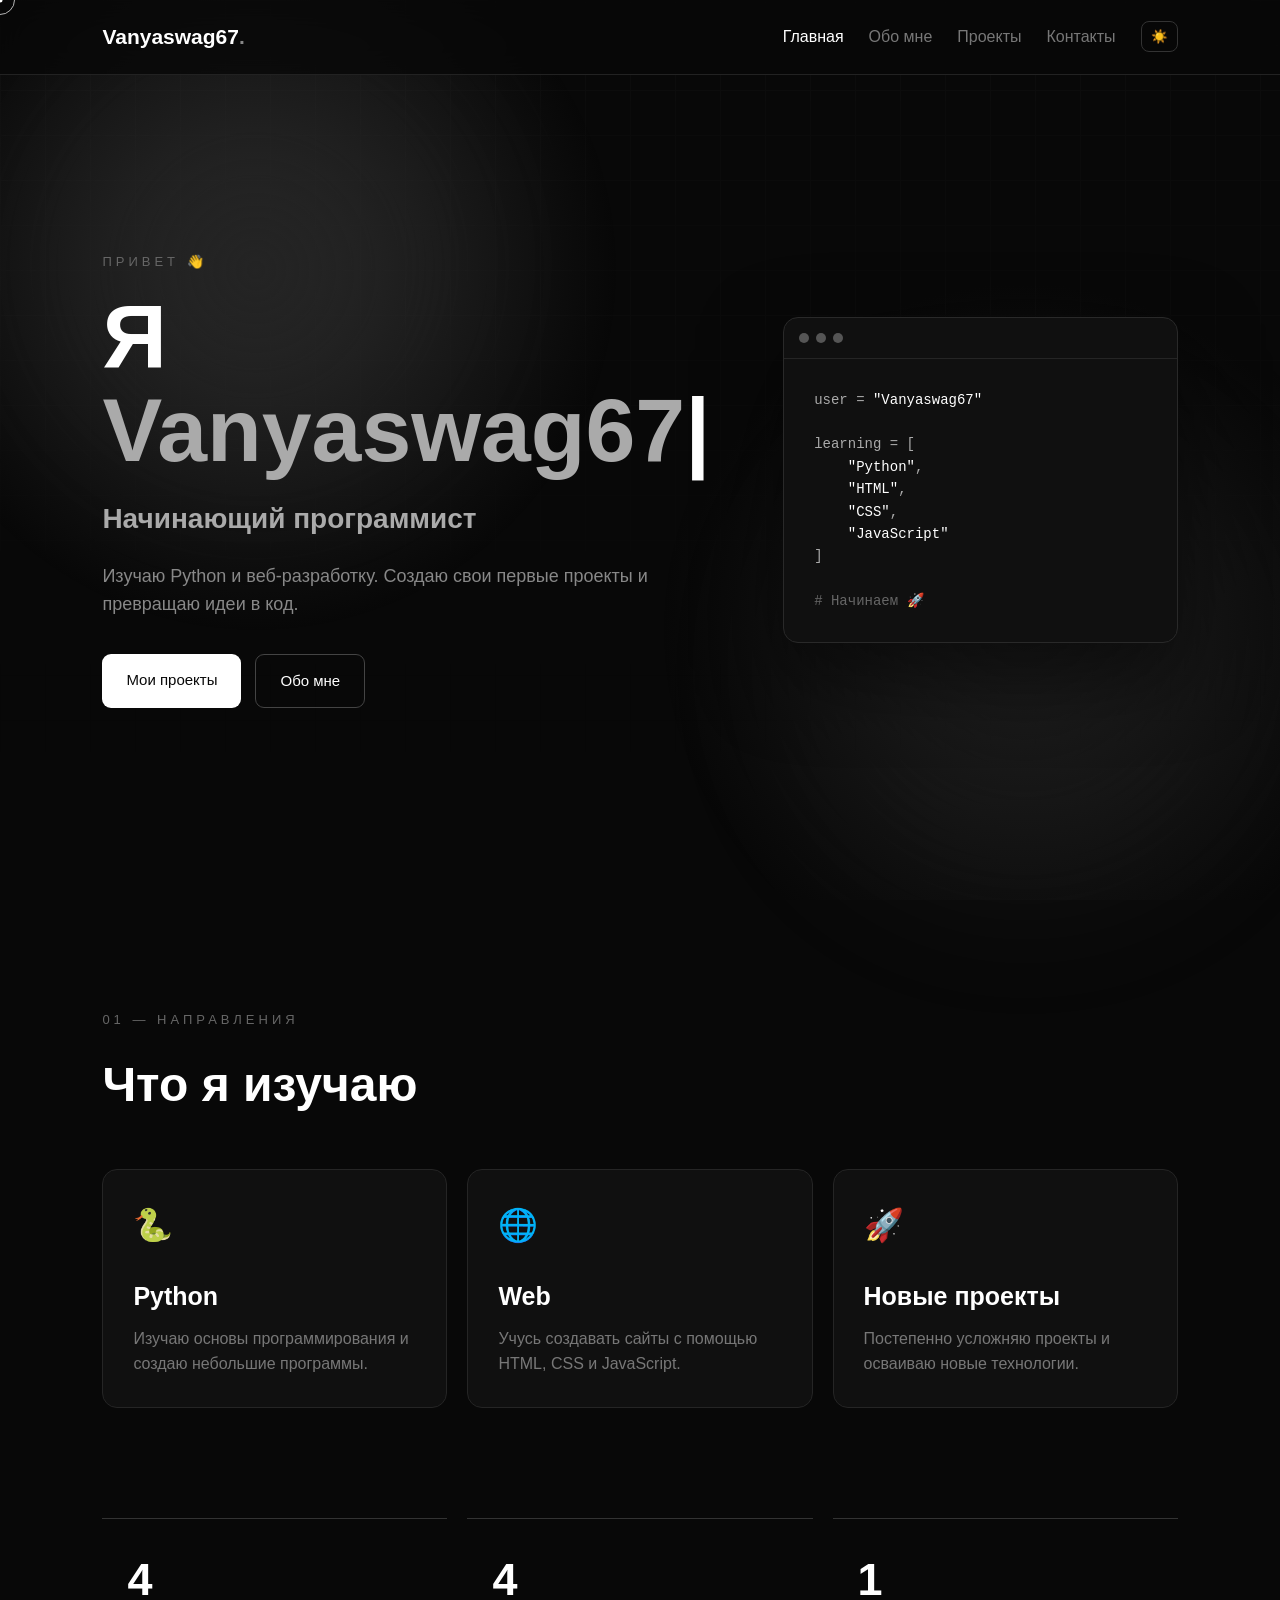
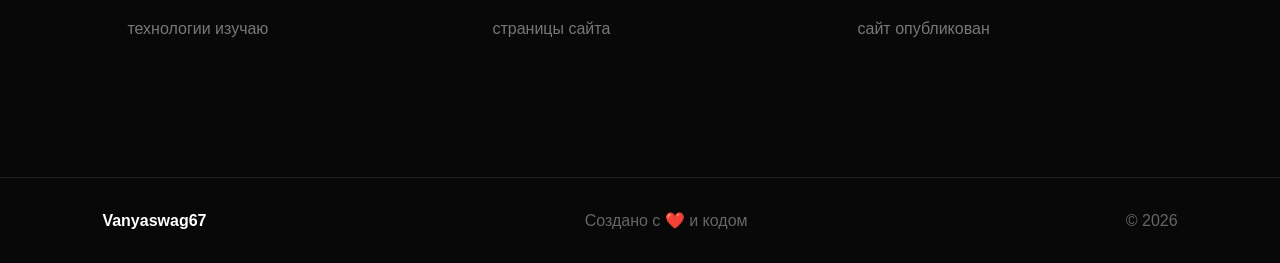
<file: index.html>
<!DOCTYPE html>
<html lang="ru">
<head>
<meta charset="UTF-8"><meta name="viewport" content="width=device-width, initial-scale=1.0">
<meta name="description" content="Личный сайт Vanyaswag67 — начинающего программиста.">
<title>Vanyaswag67 | Главная</title><link rel="stylesheet" href="style.css">
</head>
<body>
<div id="loader"><div class="loader-logo">Vanyaswag67</div><div class="loader-bar"><span></span></div></div>
<div class="cursor"></div><div class="cursor-dot"></div><div class="bg-grid"></div><div class="glow glow-one"></div><div class="glow glow-two"></div>

<nav>
<a class="logo" href="index.html">Vanyaswag67<span>.</span></a>
<button class="menu-toggle" aria-label="Открыть меню"><span></span><span></span><span></span></button>
<div class="nav-links">
<a class="active" href="index.html">Главная</a><a href="about.html">Обо мне</a><a href="projects.html">Проекты</a><a href="contacts.html">Контакты</a>
<button id="theme-toggle" aria-label="Переключить тему">☀️</button>
</div></nav>

<main>
<section class="hero">
<div class="hero-content reveal"><p class="eyebrow">ПРИВЕТ 👋</p>
<h1>Я <span class="typing" data-text="Vanyaswag67">Vanyaswag67</span><span class="caret">|</span></h1>
<h2>Начинающий программист</h2>
<p class="description">Изучаю Python и веб-разработку. Создаю свои первые проекты и превращаю идеи в код.</p>
<div class="buttons"><a href="projects.html" class="button primary">Мои проекты</a><a href="about.html" class="button secondary">Обо мне</a></div>
</div>
<div class="code-window reveal"><div class="window-top"><i></i><i></i><i></i></div>
<pre><code><span class="muted">user</span> = <span class="string">"Vanyaswag67"</span>

<span class="muted">learning</span> = [
    <span class="string">"Python"</span>,
    <span class="string">"HTML"</span>,
    <span class="string">"CSS"</span>,
    <span class="string">"JavaScript"</span>
]

<span class="comment"># Начинаем 🚀</span></code></pre></div>
</section>

<section class="section"><p class="eyebrow">01 — НАПРАВЛЕНИЯ</p><h2>Что я изучаю</h2>
<div class="grid three"><article class="card reveal"><span class="card-icon">🐍</span><h3>Python</h3><p>Изучаю основы программирования и создаю небольшие программы.</p></article>
<article class="card reveal"><span class="card-icon">🌐</span><h3>Web</h3><p>Учусь создавать сайты с помощью HTML, CSS и JavaScript.</p></article>
<article class="card reveal"><span class="card-icon">🚀</span><h3>Новые проекты</h3><p>Постепенно усложняю проекты и осваиваю новые технологии.</p></article></div>
</section>

<section class="stats section">
<div class="stat reveal"><strong data-count="4">0</strong><span>технологии изучаю</span></div>
<div class="stat reveal"><strong data-count="4">0</strong><span>страницы сайта</span></div>
<div class="stat reveal"><strong data-count="1">0</strong><span>сайт опубликован</span></div>
</section>
</main>
<footer><strong>Vanyaswag67</strong><span>Создано с ❤️ и кодом</span><span>© 2026</span></footer>
<script src="script.js"></script></body></html>
</file>
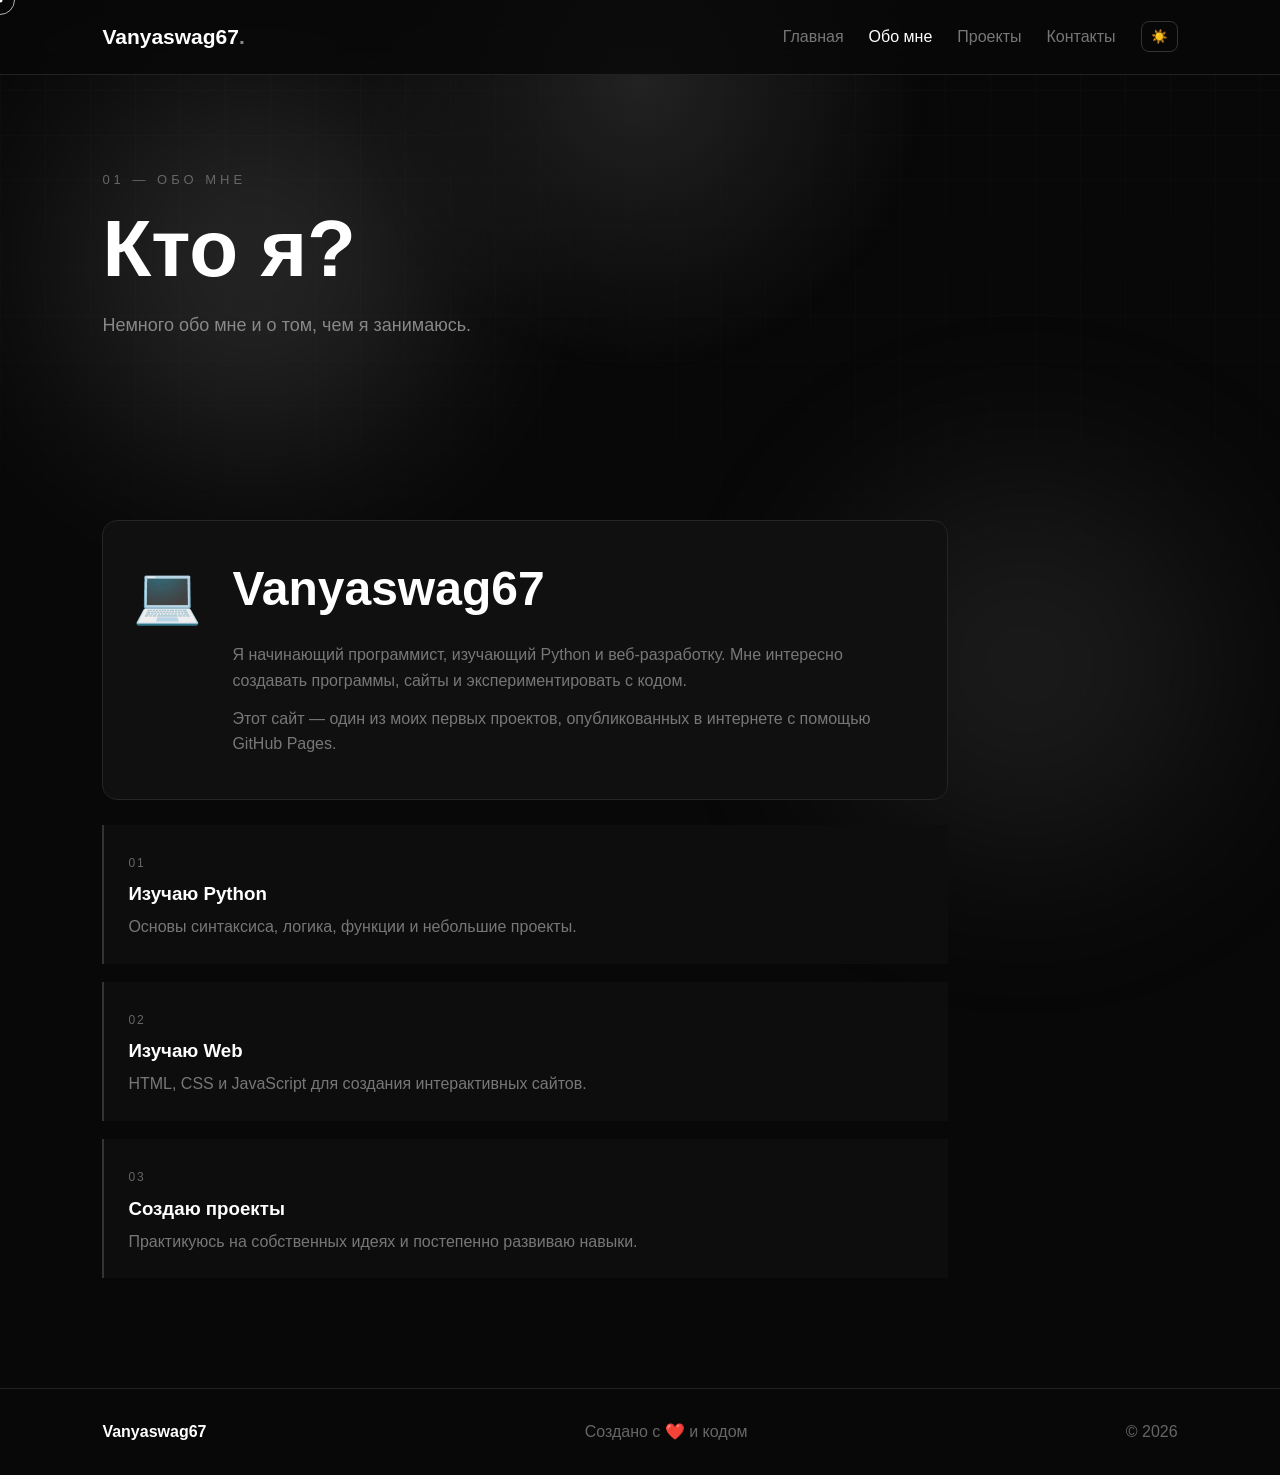
<file: about.html>
<!DOCTYPE html>
<html lang="ru"><head><meta charset="UTF-8"><meta name="viewport" content="width=device-width, initial-scale=1.0"><title>Vanyaswag67 | Обо мне</title><link rel="stylesheet" href="style.css"></head>
<body><div id="loader"><div class="loader-logo">Vanyaswag67</div><div class="loader-bar"><span></span></div></div><div class="cursor"></div><div class="cursor-dot"></div><div class="bg-grid"></div><div class="glow glow-one"></div><div class="glow glow-two"></div>
<nav><a class="logo" href="index.html">Vanyaswag67<span>.</span></a><button class="menu-toggle" aria-label="Открыть меню"><span></span><span></span><span></span></button><div class="nav-links"><a href="index.html">Главная</a><a class="active" href="about.html">Обо мне</a><a href="projects.html">Проекты</a><a href="contacts.html">Контакты</a><button id="theme-toggle" aria-label="Переключить тему">☀️</button></div></nav>
<main><section class="page-hero reveal"><p class="eyebrow">01 — ОБО МНЕ</p><h1>Кто я?</h1><p>Немного обо мне и о том, чем я занимаюсь.</p></section>
<section class="section narrow"><article class="about-card reveal"><div class="big-icon">💻</div><div><h2>Vanyaswag67</h2><p>Я начинающий программист, изучающий Python и веб-разработку. Мне интересно создавать программы, сайты и экспериментировать с кодом.</p><p>Этот сайт — один из моих первых проектов, опубликованных в интернете с помощью GitHub Pages.</p></div></article>
<div class="timeline"><div class="reveal"><span>01</span><h3>Изучаю Python</h3><p>Основы синтаксиса, логика, функции и небольшие проекты.</p></div><div class="reveal"><span>02</span><h3>Изучаю Web</h3><p>HTML, CSS и JavaScript для создания интерактивных сайтов.</p></div><div class="reveal"><span>03</span><h3>Создаю проекты</h3><p>Практикуюсь на собственных идеях и постепенно развиваю навыки.</p></div></div></section></main>
<footer><strong>Vanyaswag67</strong><span>Создано с ❤️ и кодом</span><span>© 2026</span></footer><script src="script.js"></script></body></html>
</file>
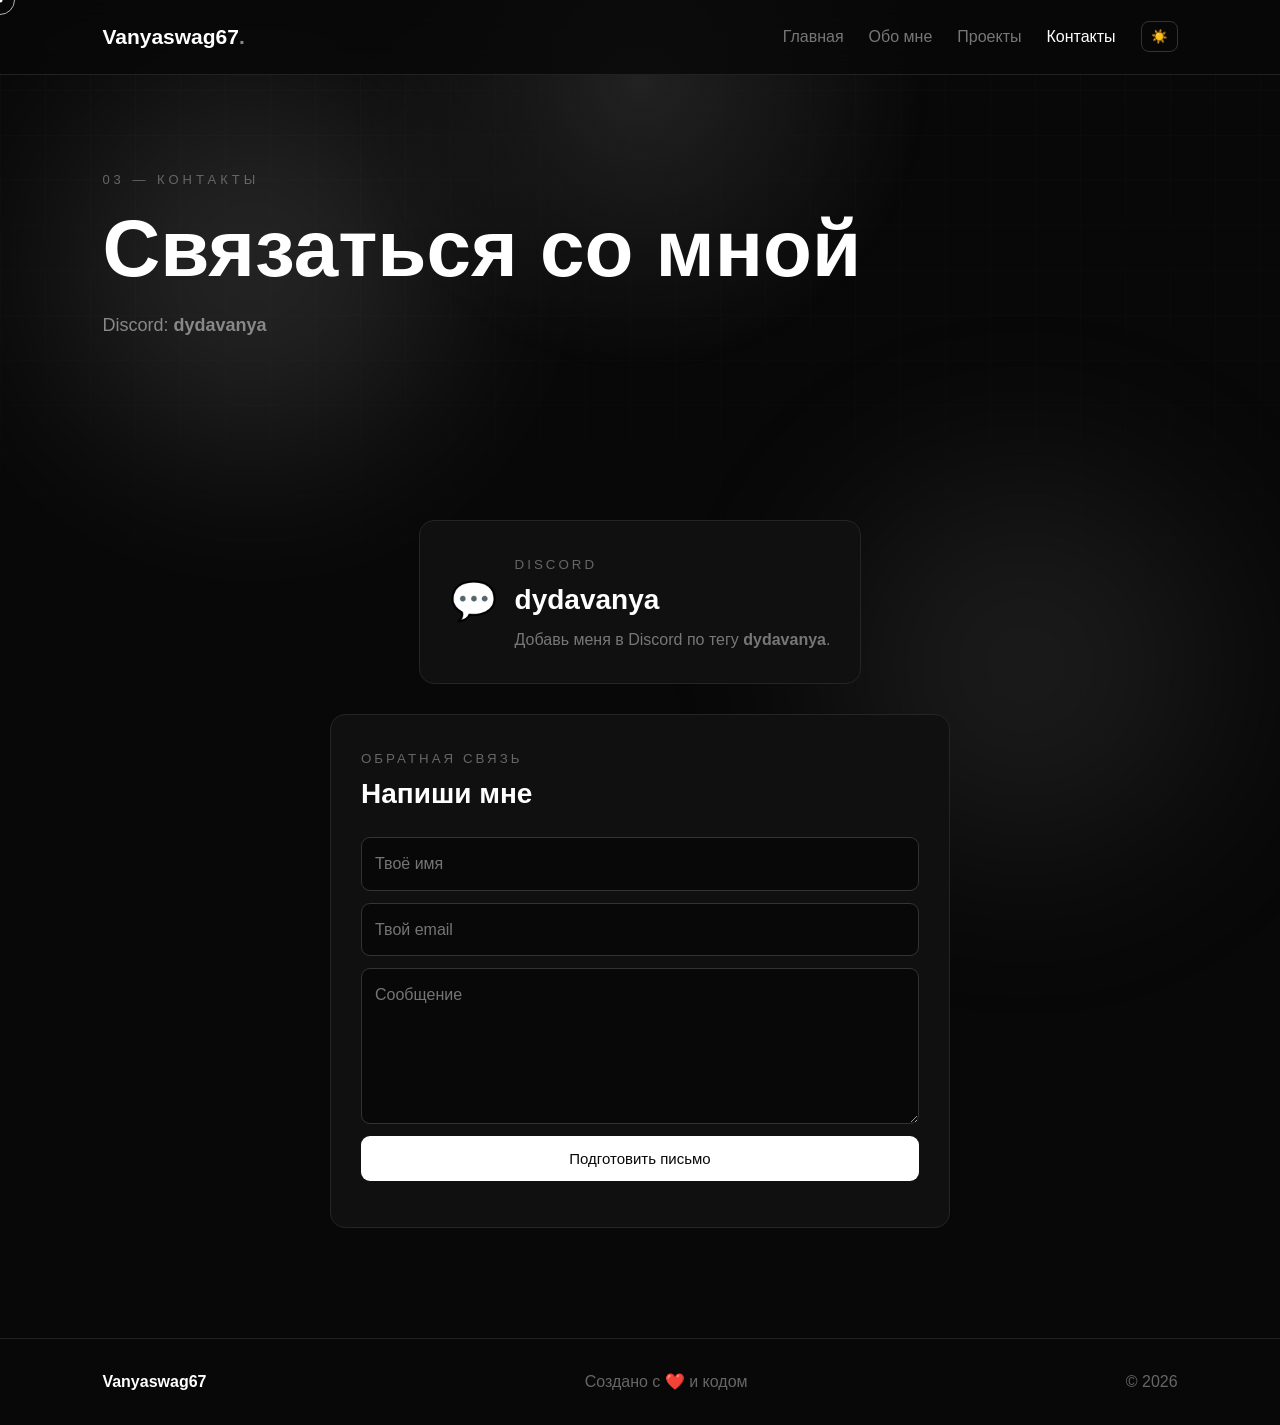
<file: contacts.html>
<!DOCTYPE html>
<html lang="ru"><head><meta charset="UTF-8"><meta name="viewport" content="width=device-width, initial-scale=1.0"><title>Vanyaswag67 | Контакты</title><link rel="stylesheet" href="style.css"></head>
<body><div id="loader"><div class="loader-logo">Vanyaswag67</div><div class="loader-bar"><span></span></div></div><div class="cursor"></div><div class="cursor-dot"></div><div class="bg-grid"></div><div class="glow glow-one"></div><div class="glow glow-two"></div>
<nav><a class="logo" href="index.html">Vanyaswag67<span>.</span></a><button class="menu-toggle" aria-label="Открыть меню"><span></span><span></span><span></span></button><div class="nav-links"><a href="index.html">Главная</a><a href="about.html">Обо мне</a><a href="projects.html">Проекты</a><a class="active" href="contacts.html">Контакты</a><button id="theme-toggle" aria-label="Переключить тему">☀️</button></div></nav>
<main><section class="page-hero reveal"><p class="eyebrow">03 — КОНТАКТЫ</p><h1>Связаться со мной</h1><p>Discord: <strong>dydavanya</strong></p></section>
<section class="section contact-section"><div class="contact-card reveal"><span class="contact-icon">💬</span><div><small>DISCORD</small><h2>dydavanya</h2><p>Добавь меня в Discord по тегу <strong>dydavanya</strong>.</p></div></div>
<div class="contact-card reveal form-card"><div><small>ОБРАТНАЯ СВЯЗЬ</small><h2>Напиши мне</h2><form id="contact-form"><input id="name" type="text" placeholder="Твоё имя" required><input id="email" type="email" placeholder="Твой email" required><textarea id="message" rows="5" placeholder="Сообщение" required></textarea><button class="button primary" type="submit">Подготовить письмо</button><p id="form-note"></p></form></div></div></section></main>
<footer><strong>Vanyaswag67</strong><span>Создано с ❤️ и кодом</span><span>© 2026</span></footer><script src="script.js"></script></body></html>
</file>
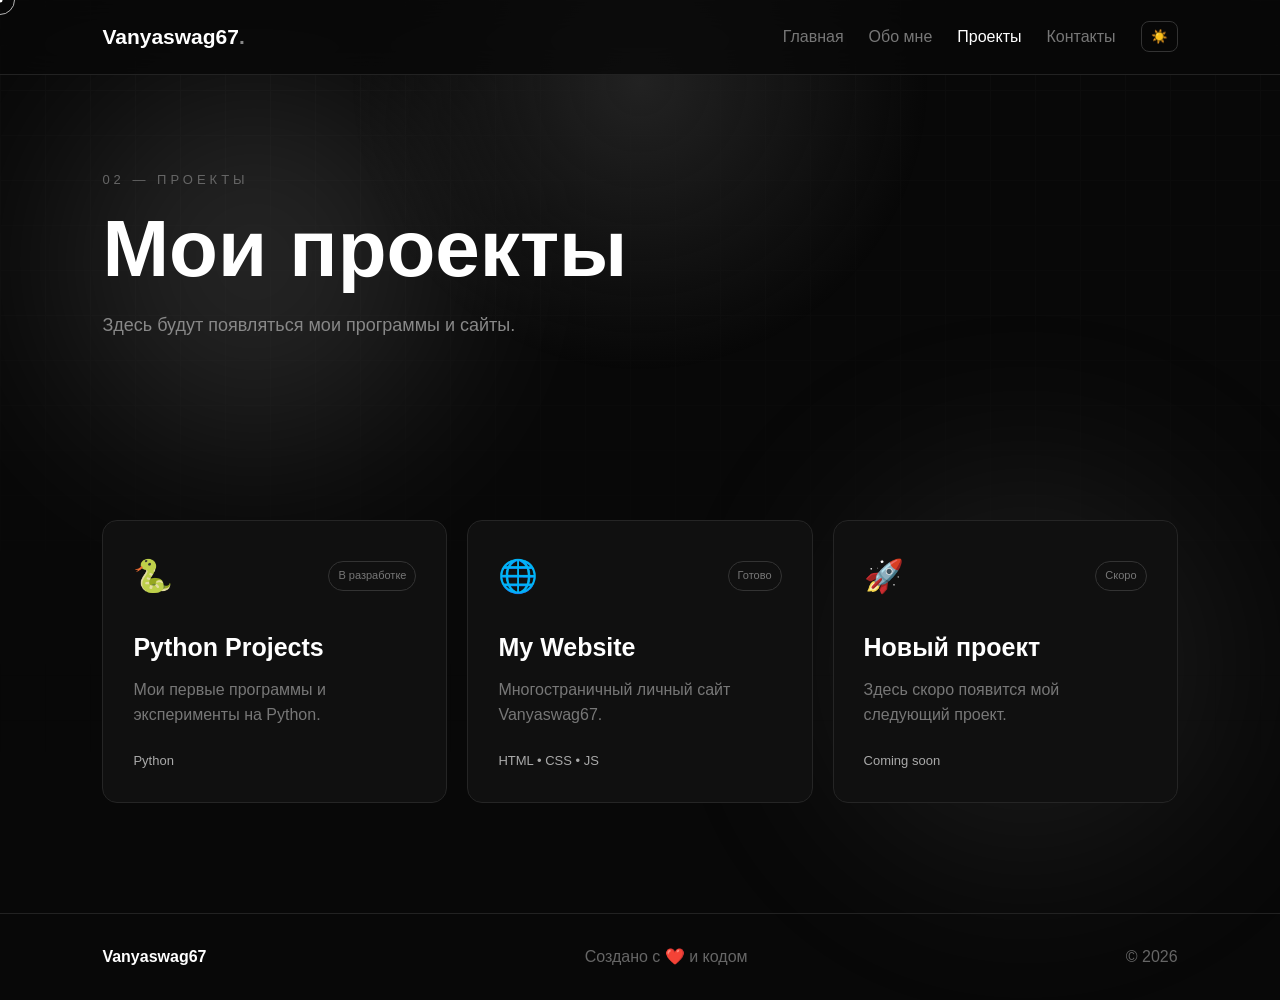
<file: projects.html>
<!DOCTYPE html>
<html lang="ru"><head><meta charset="UTF-8"><meta name="viewport" content="width=device-width, initial-scale=1.0"><title>Vanyaswag67 | Проекты</title><link rel="stylesheet" href="style.css"></head>
<body><div id="loader"><div class="loader-logo">Vanyaswag67</div><div class="loader-bar"><span></span></div></div><div class="cursor"></div><div class="cursor-dot"></div><div class="bg-grid"></div><div class="glow glow-one"></div><div class="glow glow-two"></div>
<nav><a class="logo" href="index.html">Vanyaswag67<span>.</span></a><button class="menu-toggle" aria-label="Открыть меню"><span></span><span></span><span></span></button><div class="nav-links"><a href="index.html">Главная</a><a href="about.html">Обо мне</a><a class="active" href="projects.html">Проекты</a><a href="contacts.html">Контакты</a><button id="theme-toggle" aria-label="Переключить тему">☀️</button></div></nav>
<main><section class="page-hero reveal"><p class="eyebrow">02 — ПРОЕКТЫ</p><h1>Мои проекты</h1><p>Здесь будут появляться мои программы и сайты.</p></section>
<section class="section"><div class="grid three"><article class="project card reveal"><div class="project-top"><span class="card-icon">🐍</span><span class="badge">В разработке</span></div><h2>Python Projects</h2><p>Мои первые программы и эксперименты на Python.</p><span class="tech">Python</span></article>
<article class="project card reveal"><div class="project-top"><span class="card-icon">🌐</span><span class="badge">Готово</span></div><h2>My Website</h2><p>Многостраничный личный сайт Vanyaswag67.</p><span class="tech">HTML • CSS • JS</span></article>
<article class="project card reveal"><div class="project-top"><span class="card-icon">🚀</span><span class="badge">Скоро</span></div><h2>Новый проект</h2><p>Здесь скоро появится мой следующий проект.</p><span class="tech">Coming soon</span></article></div></section></main>
<footer><strong>Vanyaswag67</strong><span>Создано с ❤️ и кодом</span><span>© 2026</span></footer><script src="script.js"></script></body></html>
</file>
<file: style.css>
*{margin:0;padding:0;box-sizing:border-box}html{scroll-behavior:smooth}body{font-family:Arial,Helvetica,sans-serif;background:#080808;color:#fff;line-height:1.6;min-height:100vh;overflow-x:hidden;transition:background .3s,color .3s}
body.light{background:#f4f4f4;color:#111}body.light nav{background:rgba(244,244,244,.82);border-color:#ddd}body.light .nav-links a{color:#777}body.light .nav-links a:hover,body.light .nav-links a.active{color:#111}body.light .card,body.light .about-card,body.light .contact-card,body.light .code-window{background:#fff;border-color:#ddd;box-shadow:0 15px 50px rgba(0,0,0,.07)}body.light .card p,body.light .about-card p,body.light .contact-card p,body.light .description,body.light .page-hero>p:last-child{color:#666}body.light .hero{background:radial-gradient(circle at 20% 30%,#ddd 0,transparent 30%),radial-gradient(circle at 80% 70%,#ddd 0,transparent 30%)}body.light .secondary{color:#111;border-color:#bbb}body.light .window-top{border-color:#ddd}body.light pre{color:#555}body.light .string{color:#111}body.light .logo{color:#111}body.light footer{border-color:#ddd}body.light .timeline>div{background:#fff}
#loader{position:fixed;inset:0;background:#080808;display:flex;flex-direction:column;align-items:center;justify-content:center;z-index:9999;transition:opacity .5s,visibility .5s}.loader-logo{font-size:30px;font-weight:800;margin-bottom:25px}.loader-bar{width:180px;height:3px;background:#222;overflow:hidden}.loader-bar span{display:block;width:40%;height:100%;background:#fff;animation:load 1.2s infinite ease-in-out}@keyframes load{0%{transform:translateX(-100%)}100%{transform:translateX(350%)}}#loader.hide{opacity:0;visibility:hidden}
.bg-grid{position:fixed;inset:0;pointer-events:none;opacity:.2;background-image:linear-gradient(#222 1px,transparent 1px),linear-gradient(90deg,#222 1px,transparent 1px);background-size:45px 45px;mask-image:linear-gradient(to bottom,black,transparent 85%);z-index:-3}.glow{position:fixed;width:380px;height:380px;border-radius:50%;filter:blur(100px);opacity:.12;pointer-events:none;z-index:-2}.glow-one{background:#fff;top:8%;left:5%;animation:drift 9s infinite alternate}.glow-two{background:#aaa;right:5%;bottom:5%;animation:drift 11s infinite alternate-reverse}@keyframes drift{to{transform:translate(80px,40px) scale(1.15)}}
.cursor{position:fixed;width:30px;height:30px;border:1px solid #fff;border-radius:50%;pointer-events:none;z-index:10001;transform:translate(-50%,-50%);transition:width .2s,height .2s,opacity .2s;opacity:.7}.cursor-dot{position:fixed;width:5px;height:5px;background:#fff;border-radius:50%;pointer-events:none;z-index:10002;transform:translate(-50%,-50%)}body.light .cursor{border-color:#111}body.light .cursor-dot{background:#111}
nav{position:fixed;top:0;left:0;width:100%;display:flex;justify-content:space-between;align-items:center;padding:20px 8%;background:rgba(8,8,8,.8);backdrop-filter:blur(15px);border-bottom:1px solid #222;z-index:1000}.logo{color:#fff;text-decoration:none;font-weight:800;font-size:21px}.logo span{color:#888}.nav-links{display:flex;gap:25px;align-items:center}.nav-links a{color:#777;text-decoration:none;transition:.25s}.nav-links a:hover,.nav-links a.active{color:#fff}.nav-links button{background:none;border:1px solid #333;color:inherit;border-radius:8px;padding:7px 9px;cursor:pointer}.menu-toggle{display:none;background:none;border:0;width:38px;cursor:pointer;color:inherit}.menu-toggle span{display:block;height:2px;background:currentColor;margin:6px 0;transition:.3s}
.hero{min-height:100vh;display:flex;justify-content:space-between;align-items:center;gap:70px;padding:150px 8% 90px;background:radial-gradient(circle at 20% 30%,#242424 0,transparent 30%),radial-gradient(circle at 80% 70%,#191919 0,transparent 30%)}.hero-content{max-width:650px}.eyebrow{color:#666;letter-spacing:4px;font-size:13px;margin-bottom:16px}.hero h1{font-size:clamp(52px,7vw,90px);line-height:1.05}.hero h1 span.typing{color:#aaa}.caret{animation:blink .7s infinite}@keyframes blink{50%{opacity:0}}.hero h2{font-size:28px;color:#aaa;margin-top:20px}.description,.page-hero>p:last-child{color:#888;font-size:18px;margin-top:20px;max-width:600px}.buttons{display:flex;gap:14px;margin-top:35px}.button{display:inline-block;padding:14px 24px;border-radius:9px;text-decoration:none;transition:.25s;border:0;cursor:pointer;font-size:15px}.primary{background:#fff;color:#080808}.secondary{border:1px solid #444;color:#fff}.button:hover{transform:translateY(-3px);box-shadow:0 10px 30px rgba(255,255,255,.1)}
.code-window{width:450px;background:#101010;border:1px solid #292929;border-radius:15px;box-shadow:0 30px 80px rgba(0,0,0,.5);overflow:hidden;animation:floating 4s ease-in-out infinite}.window-top{display:flex;gap:7px;padding:15px;border-bottom:1px solid #252525}.window-top i{width:10px;height:10px;border-radius:50%;background:#555}.code-window pre{padding:30px;overflow:auto;color:#aaa;font-size:14px}.string{color:#fff}.comment{color:#666}.muted{color:#aaa}@keyframes floating{0%,100%{transform:translateY(0)}50%{transform:translateY(-12px)}}
.section{padding:110px 8%}.section h2{font-size:48px;margin-bottom:45px}.grid{display:grid;gap:20px}.three{grid-template-columns:repeat(3,1fr)}.card,.about-card,.contact-card{background:#101010;border:1px solid #252525;border-radius:15px;padding:30px;transition:.3s}.card:hover,.about-card:hover,.contact-card:hover{transform:translateY(-7px);border-color:#4a4a4a;box-shadow:0 20px 50px rgba(0,0,0,.2)}.card-icon{font-size:32px;display:block;margin-bottom:25px}.card h3,.card h2{font-size:25px;margin-bottom:10px}.card p,.about-card p{color:#777}.page-hero{padding:170px 8% 70px;background:radial-gradient(circle at 50% 20%,#222,transparent 40%)}.page-hero h1{font-size:clamp(50px,7vw,80px);line-height:1.05}.narrow{max-width:1050px}.about-card{display:flex;gap:30px;align-items:flex-start}.big-icon{font-size:55px}.about-card h2{margin-bottom:15px}.about-card p{margin-bottom:12px}.timeline{display:grid;gap:18px;margin-top:25px}.timeline>div{padding:24px;border-left:2px solid #333;background:#0d0d0d}.timeline span{color:#666;font-size:12px;letter-spacing:2px}.timeline h3{margin:5px 0}.timeline p{color:#777}.project-top{display:flex;justify-content:space-between;align-items:center}.project-top .card-icon{margin:0}.badge{font-size:11px;color:#777;border:1px solid #333;border-radius:20px;padding:5px 9px}.project h2{font-size:25px;margin:25px 0 10px}.project p{min-height:52px}.tech{display:inline-block;margin-top:22px;color:#aaa;font-size:13px}
.stats{display:grid;grid-template-columns:repeat(3,1fr);gap:20px;padding-top:0}.stat{padding:25px;border-top:1px solid #333}.stat strong{display:block;font-size:45px}.stat span{color:#777}
.contact-section{text-align:center}.contact-card{display:inline-flex;text-align:left;gap:18px;align-items:center;margin:0 10px 30px}.contact-icon{font-size:38px}.contact-card small{color:#666;letter-spacing:3px}.contact-card h2{margin:2px 0 4px;font-size:28px}.contact-card p{color:#777}.form-card{display:block;max-width:620px;text-align:left;margin:0 auto!important}.form-card form{display:grid;gap:12px;margin-top:20px}.form-card input,.form-card textarea{width:100%;background:#080808;border:1px solid #333;color:#fff;border-radius:9px;padding:13px;font:inherit;resize:vertical}.form-card input:focus,.form-card textarea:focus{outline:1px solid #777}.form-card #form-note{font-size:13px;margin-top:4px}
footer{display:flex;justify-content:space-between;align-items:center;padding:30px 8%;border-top:1px solid #222;color:#666}footer strong{color:#fff}.reveal{opacity:0;transform:translateY(25px);transition:opacity .7s ease,transform .7s ease}.reveal.visible{opacity:1;transform:translateY(0)}
@media(max-width:900px){.hero{flex-direction:column;text-align:center}.description{margin-left:auto;margin-right:auto}.buttons{justify-content:center}.code-window{width:100%;max-width:500px}.three,.stats{grid-template-columns:1fr}.section{padding:90px 6%}}
@media(max-width:700px){.cursor,.cursor-dot{display:none}nav{padding:18px 5%}.menu-toggle{display:block}.nav-links{position:absolute;top:70px;left:5%;right:5%;display:flex;flex-direction:column;align-items:stretch;gap:0;padding:12px;background:rgba(12,12,12,.97);border:1px solid #292929;border-radius:14px;opacity:0;visibility:hidden;transform:translateY(-10px);transition:.3s}.nav-links.open{opacity:1;visibility:visible;transform:translateY(0)}.nav-links a{padding:13px 15px;border-radius:8px}.nav-links button{align-self:flex-start;margin:8px 15px}.hero{padding:130px 5% 70px}.hero h1{font-size:50px}.hero h2{font-size:22px}.section{padding:75px 5%}.section h2{font-size:38px}.page-hero{padding:140px 5% 50px}.about-card{flex-direction:column}footer{flex-direction:column;gap:8px;text-align:center}.code-window pre{font-size:12px;padding:20px}.contact-card{display:flex;margin-left:0;margin-right:0}}
</file>
